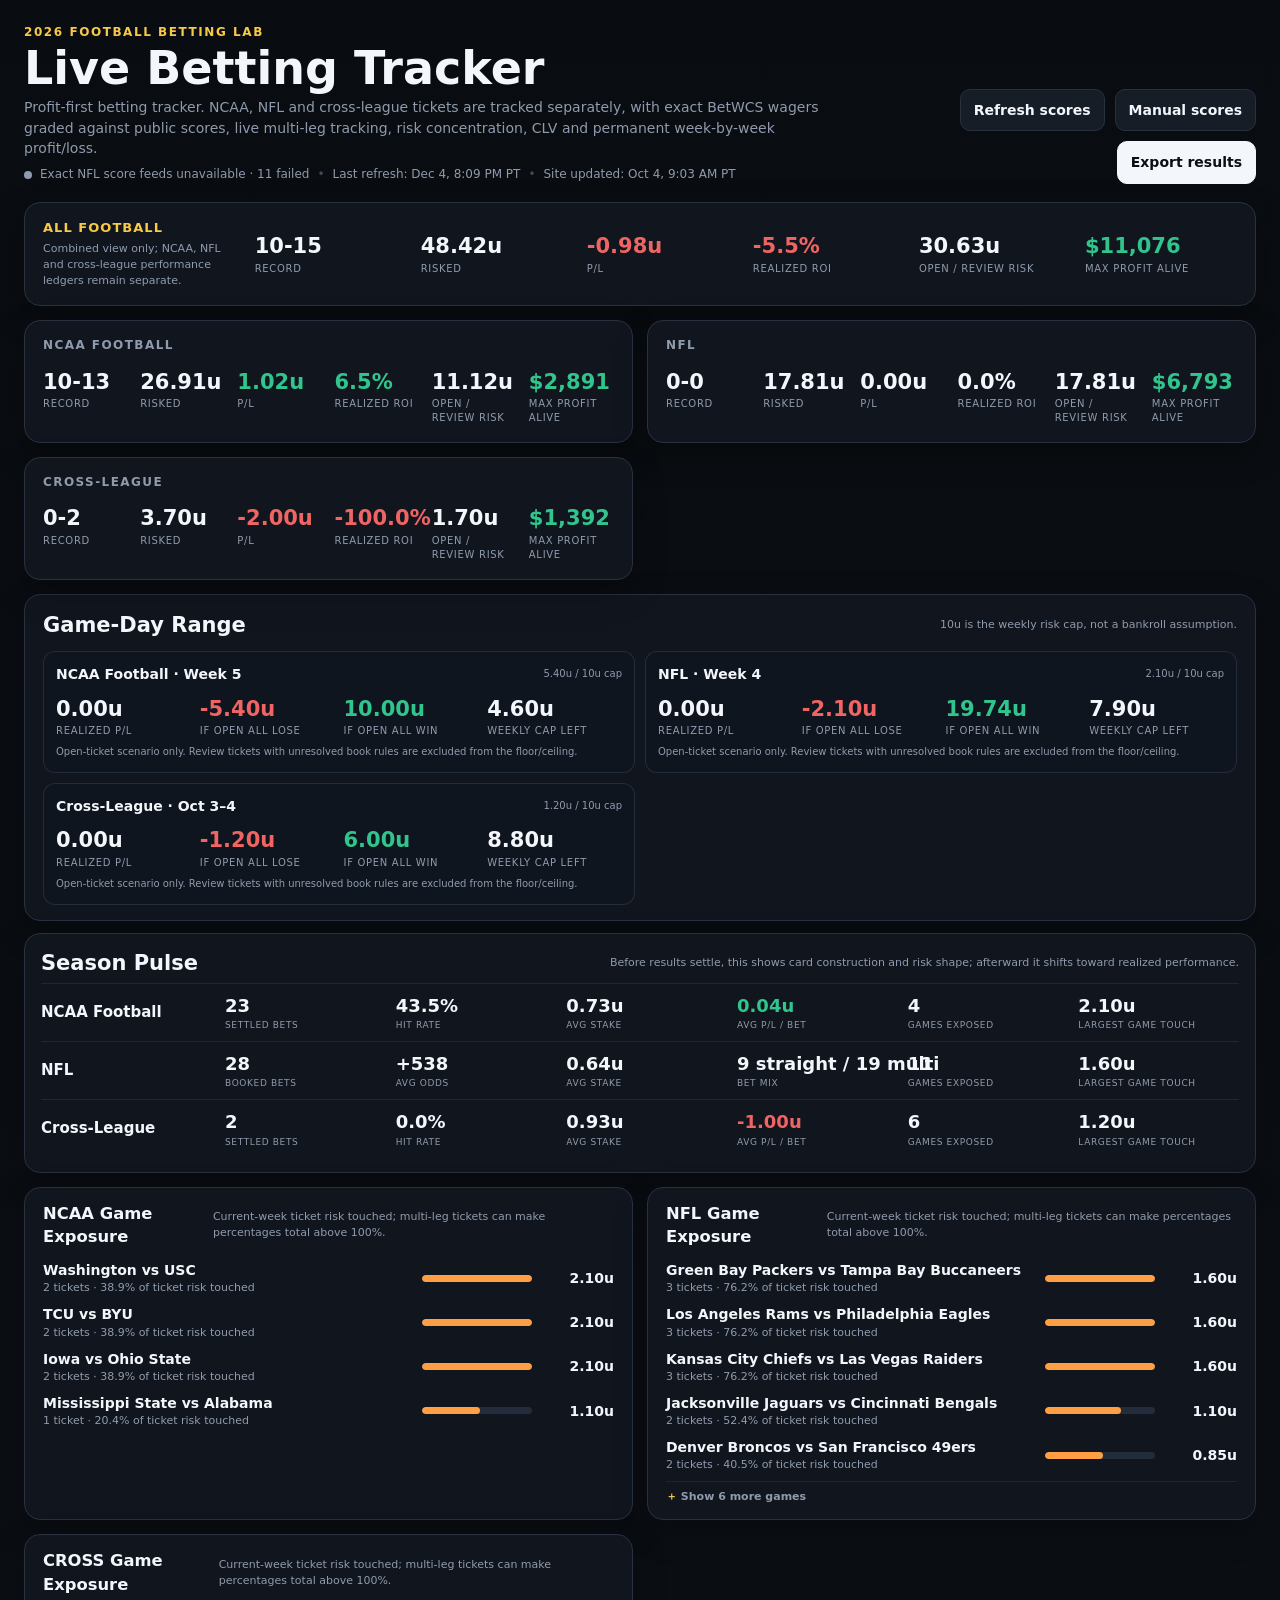
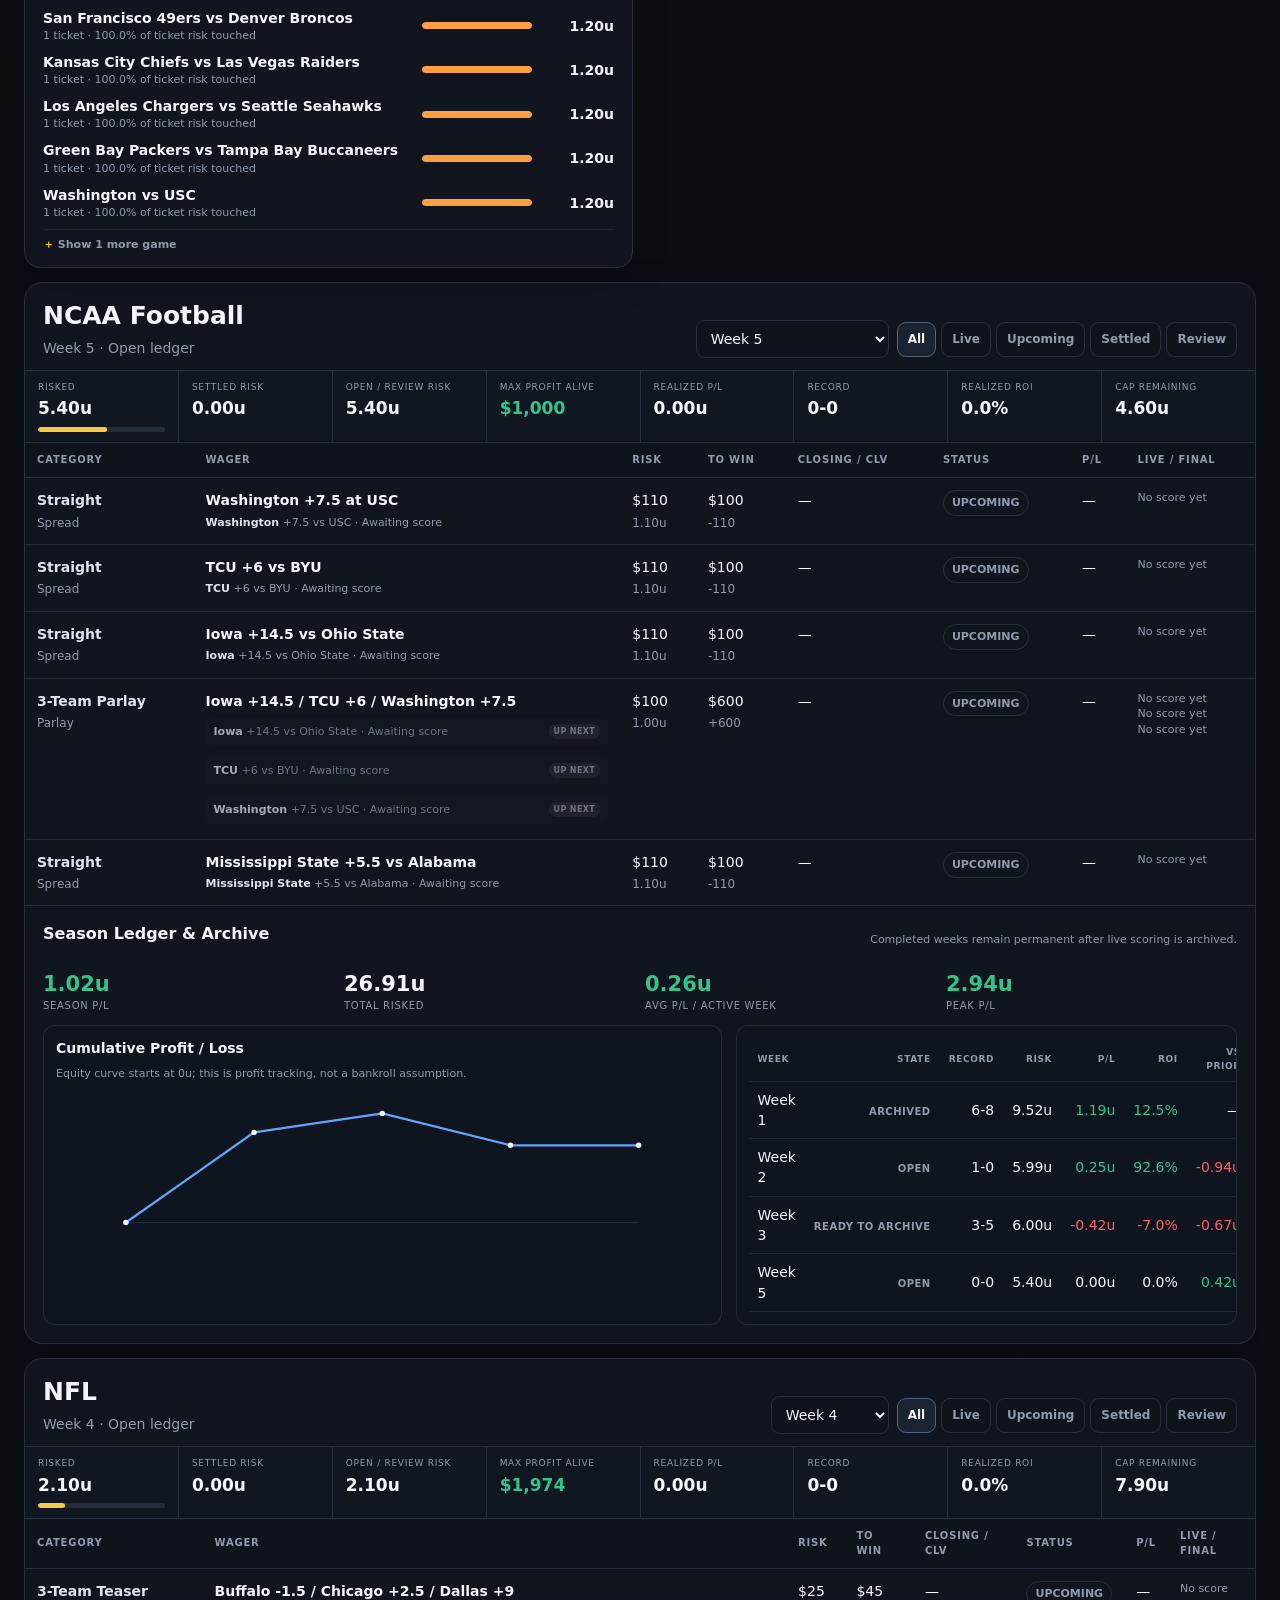
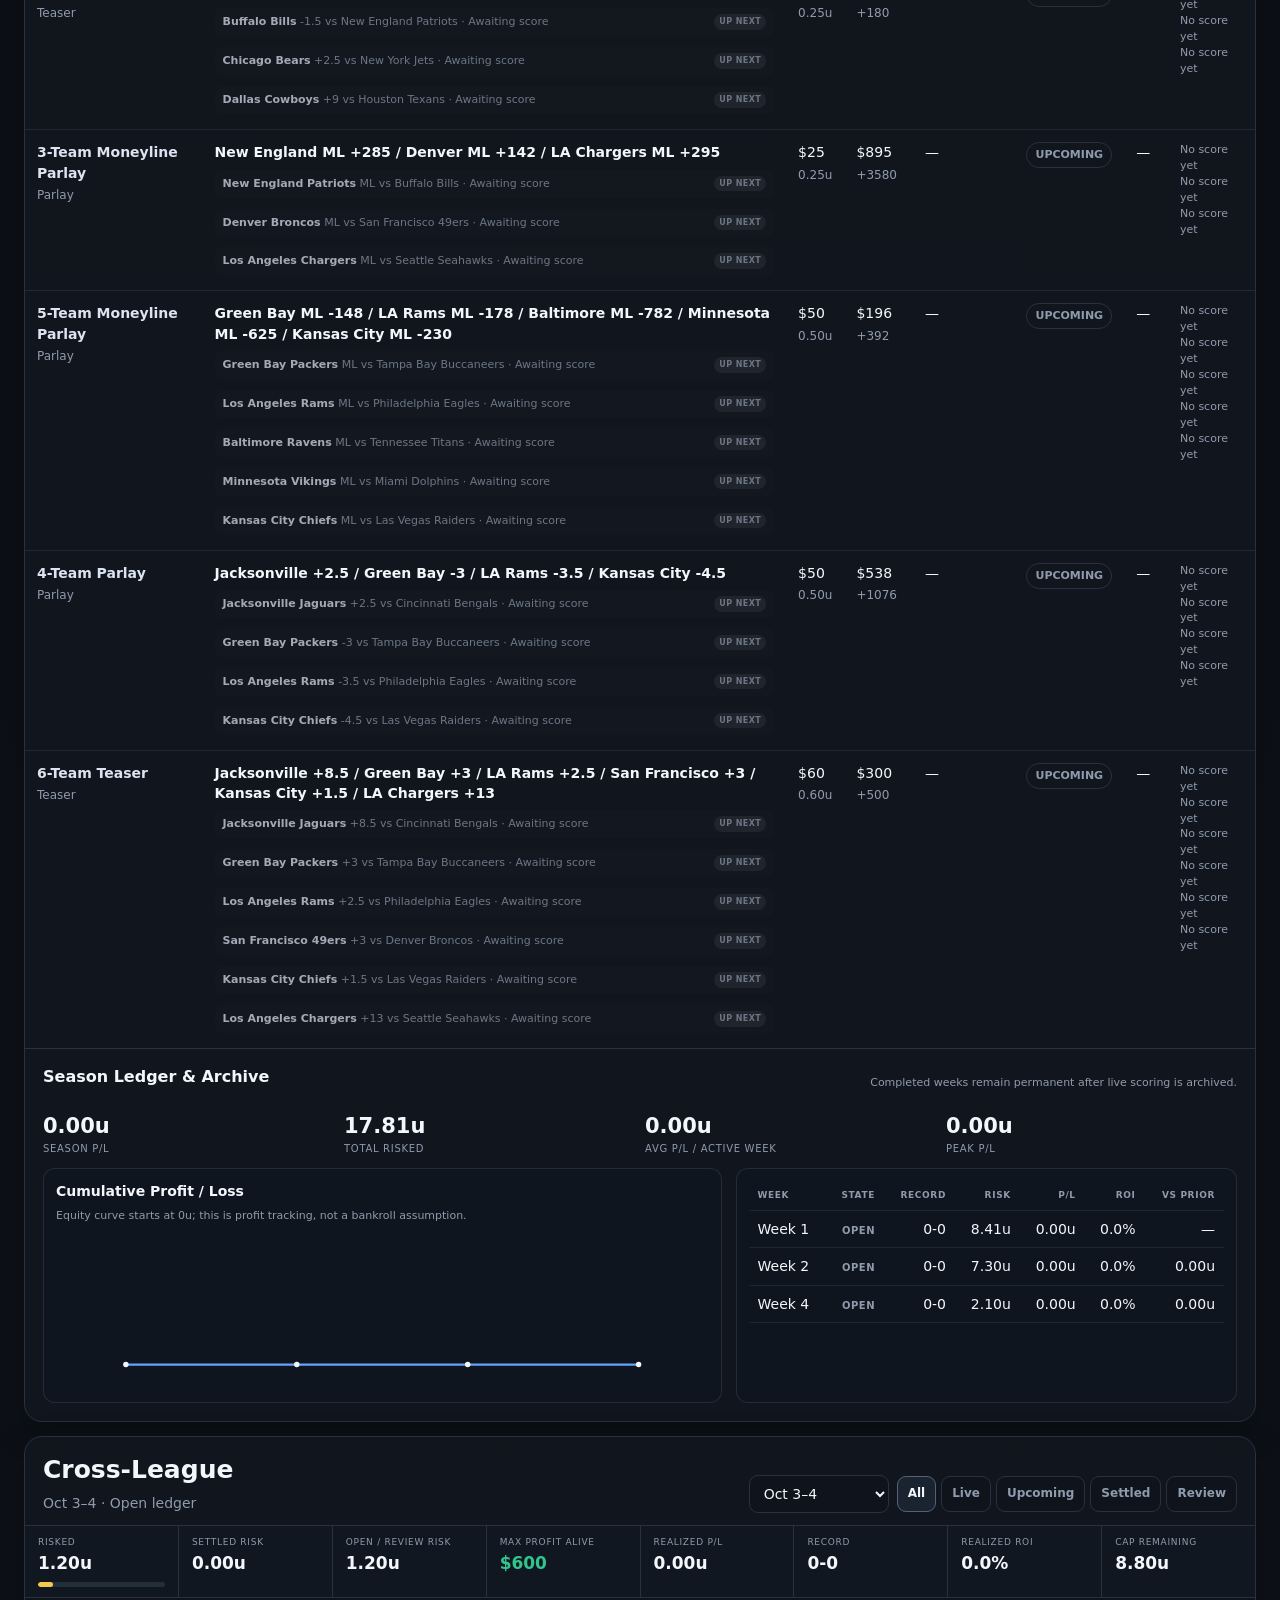
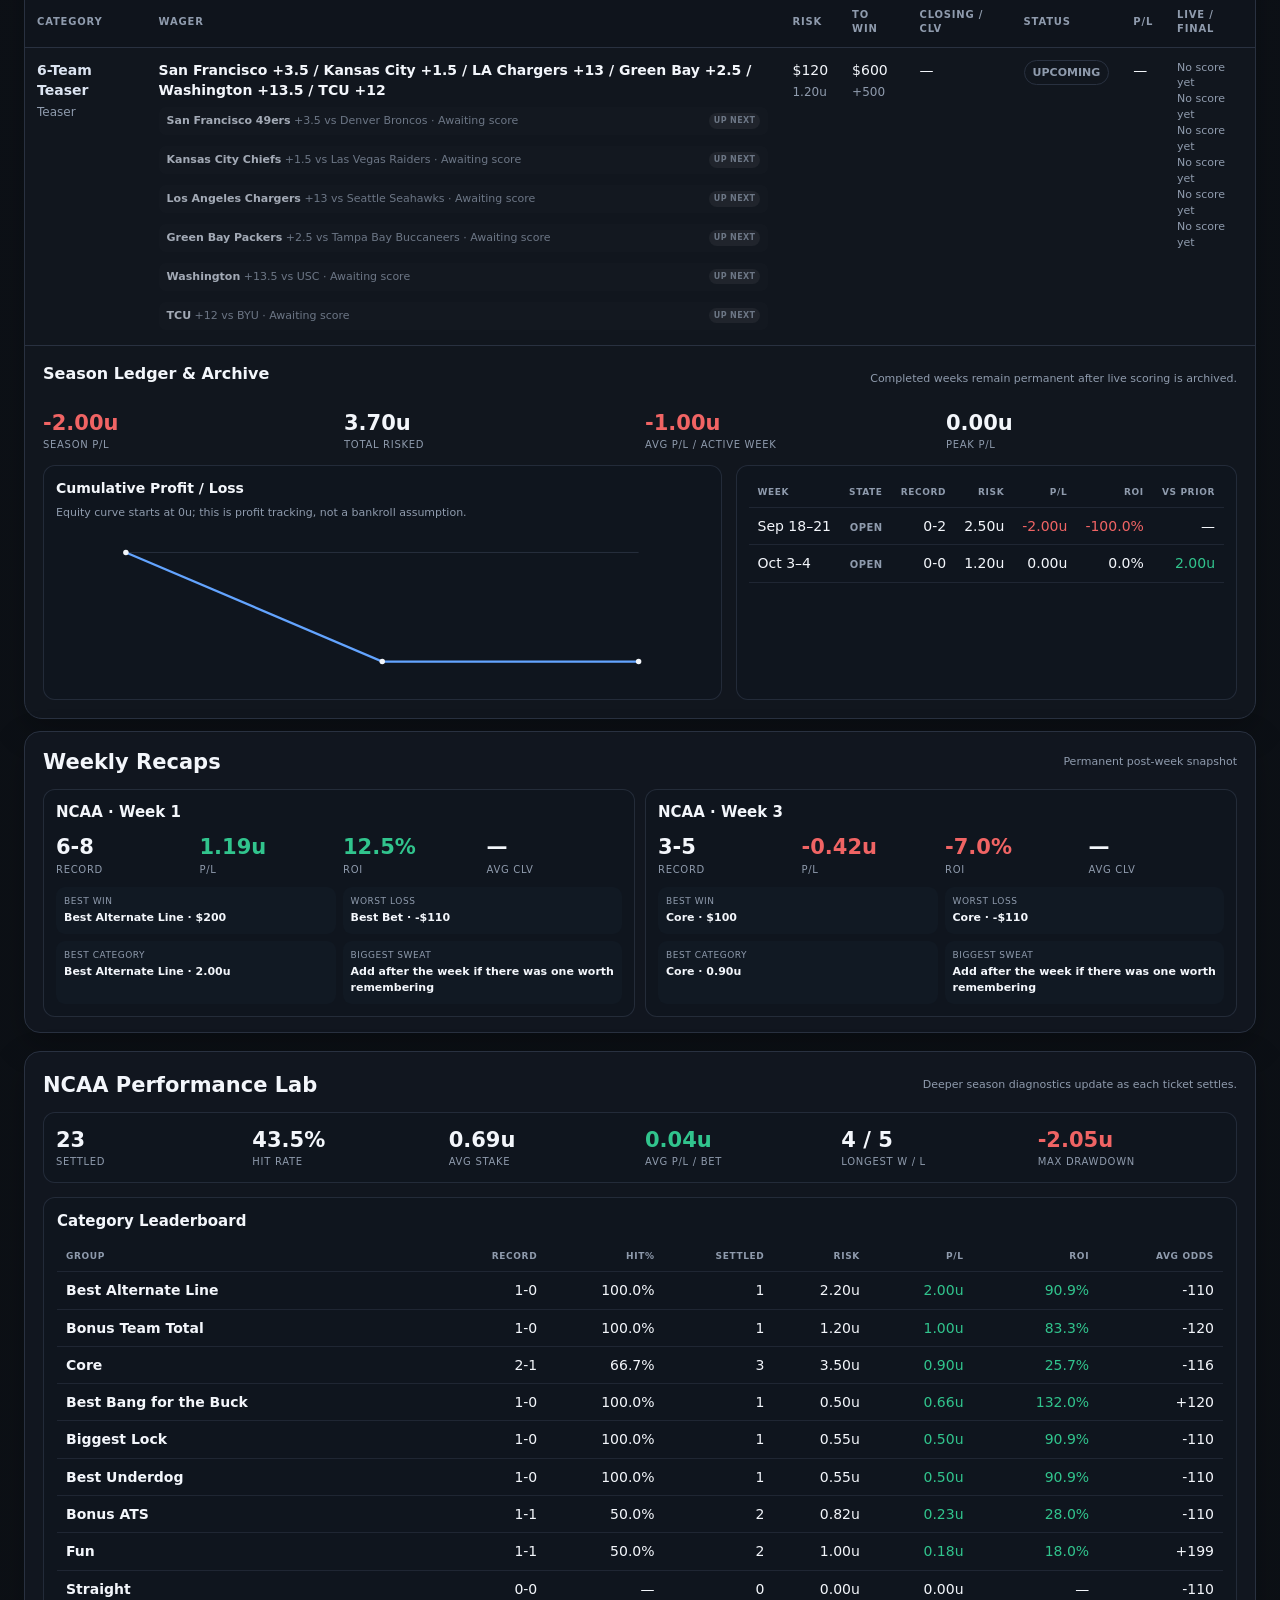
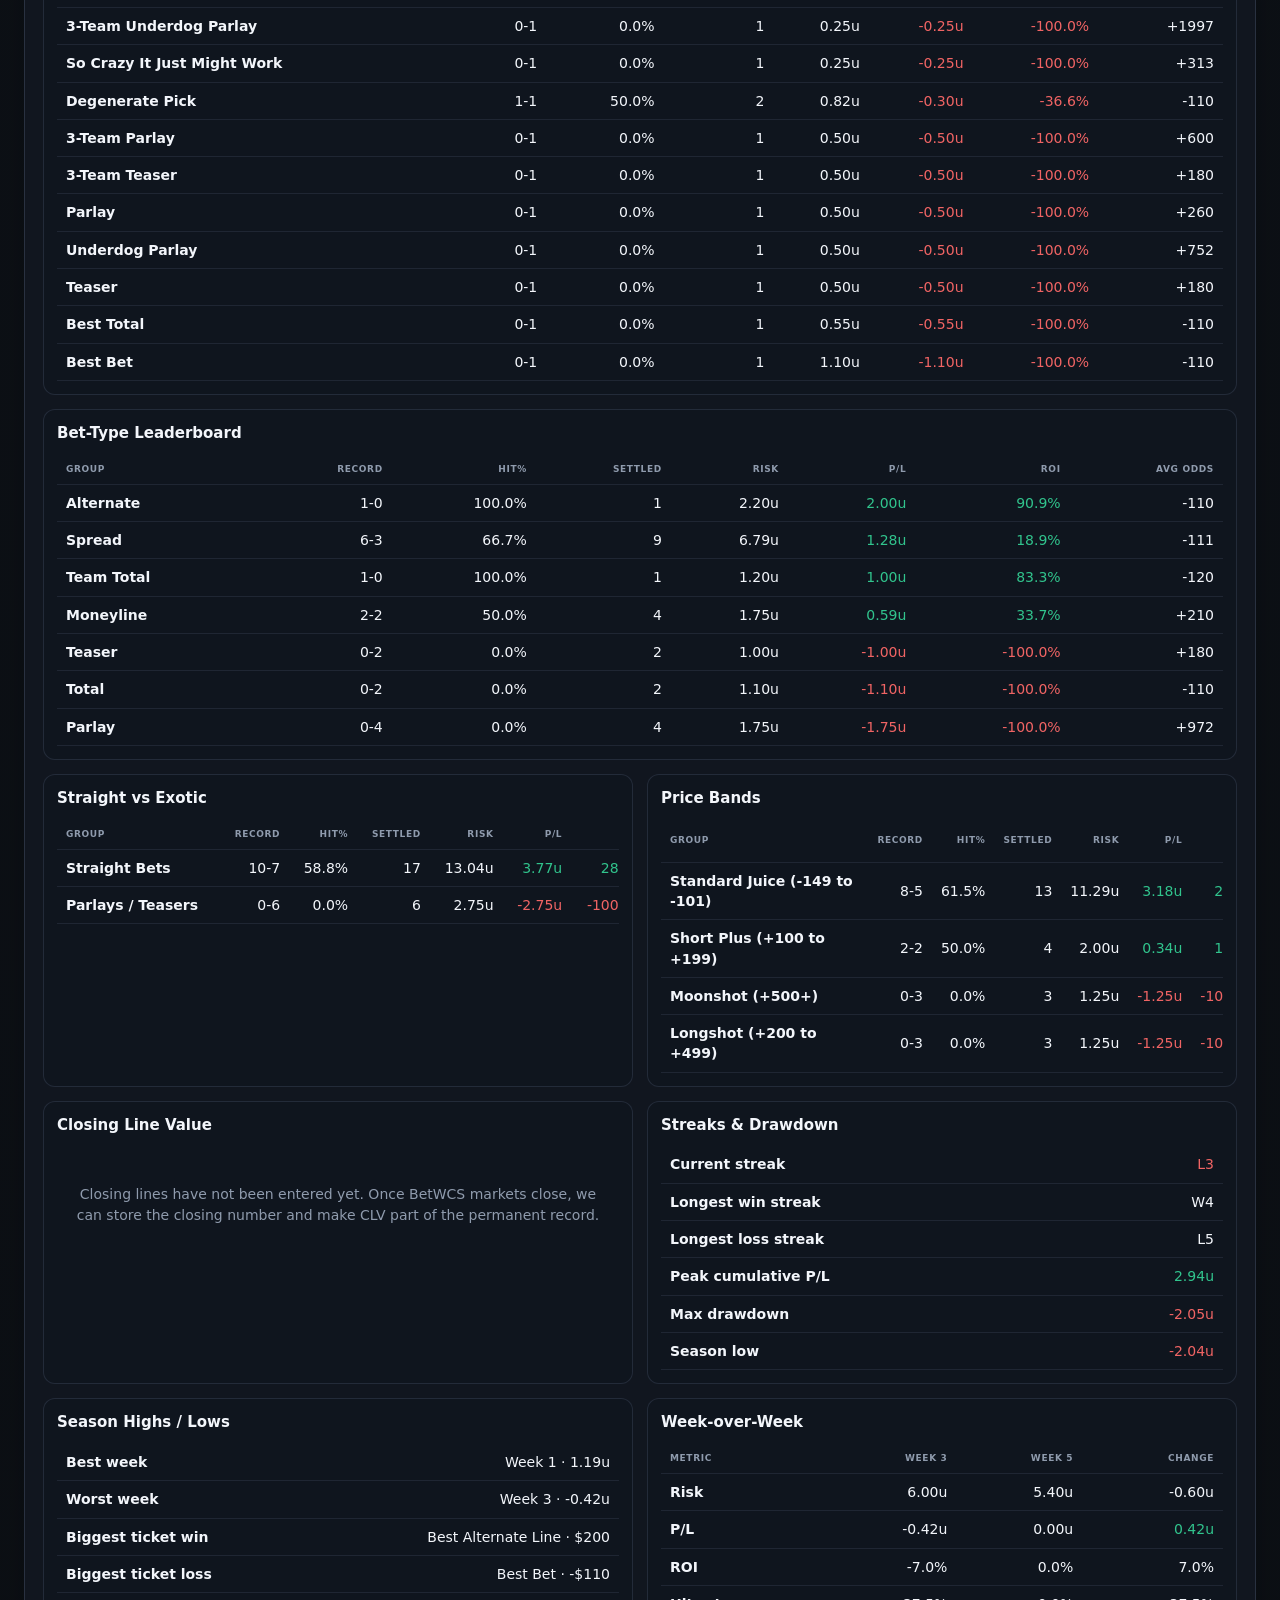
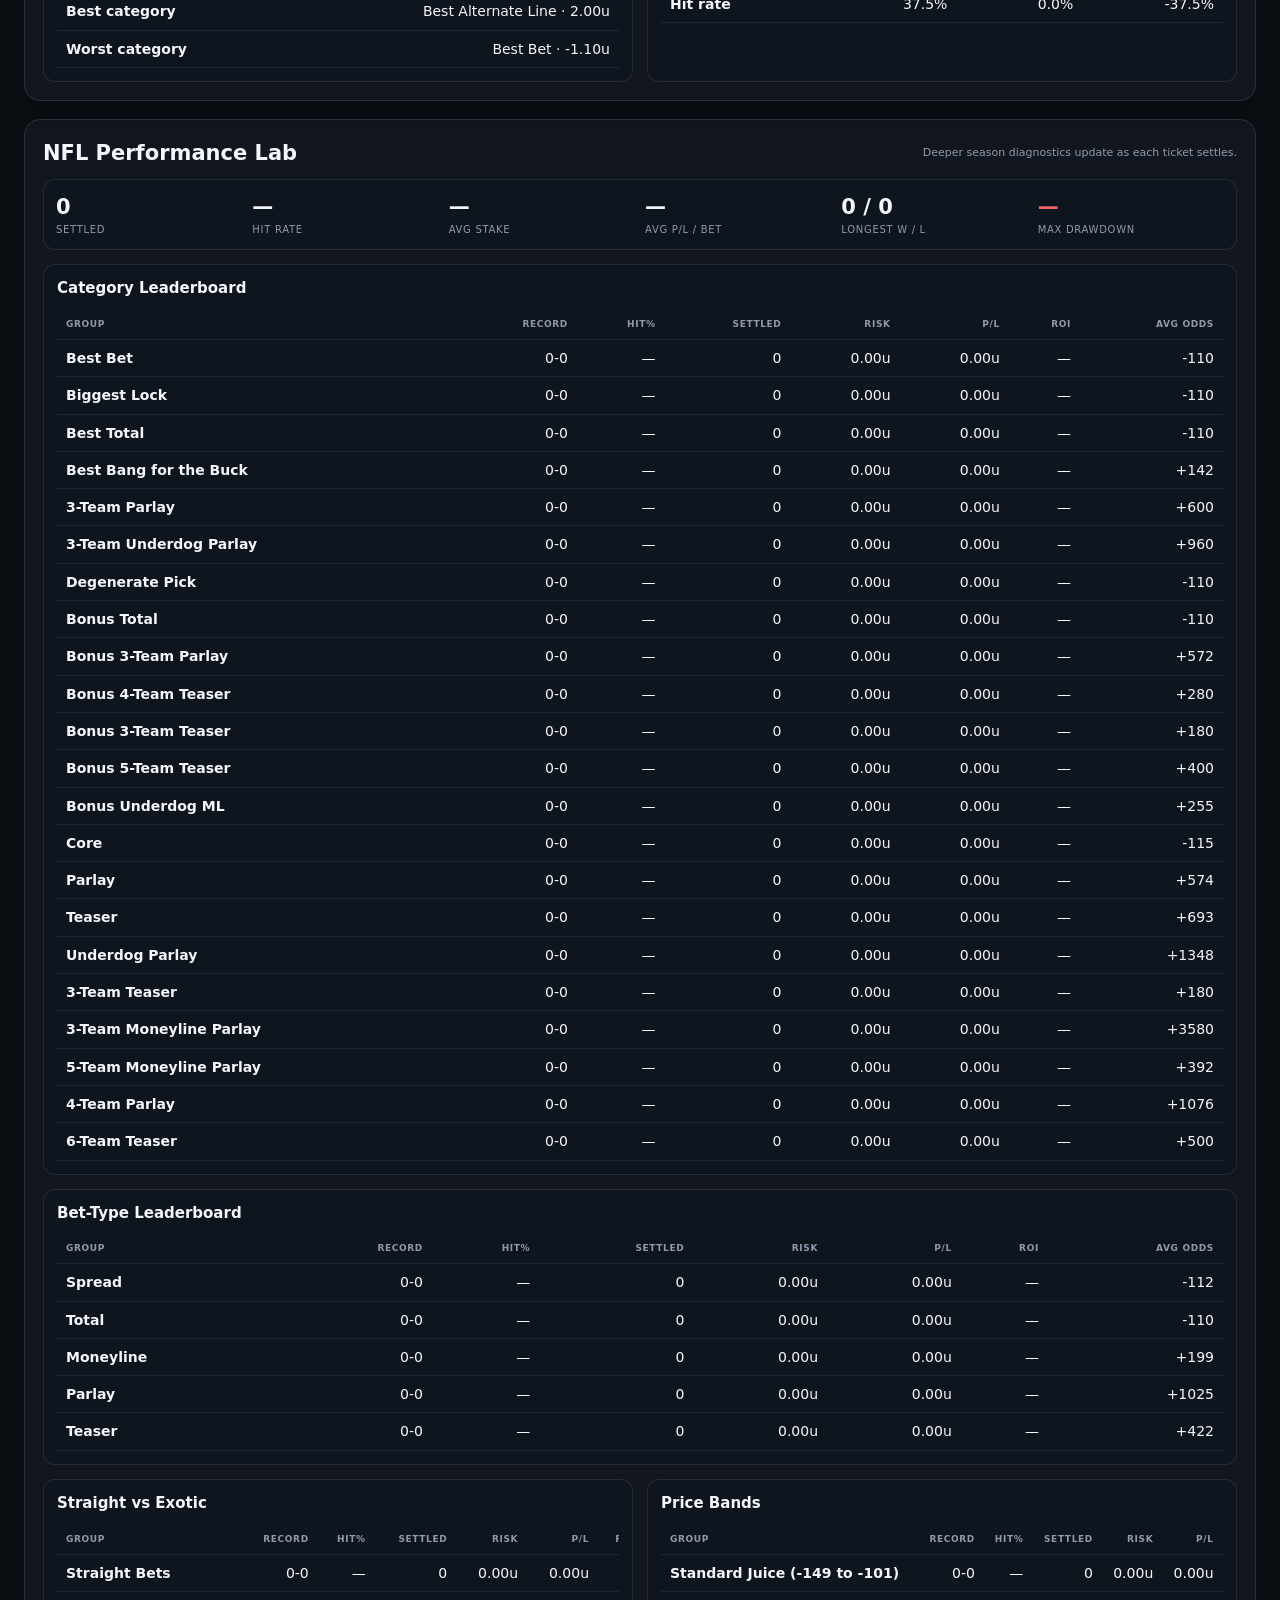
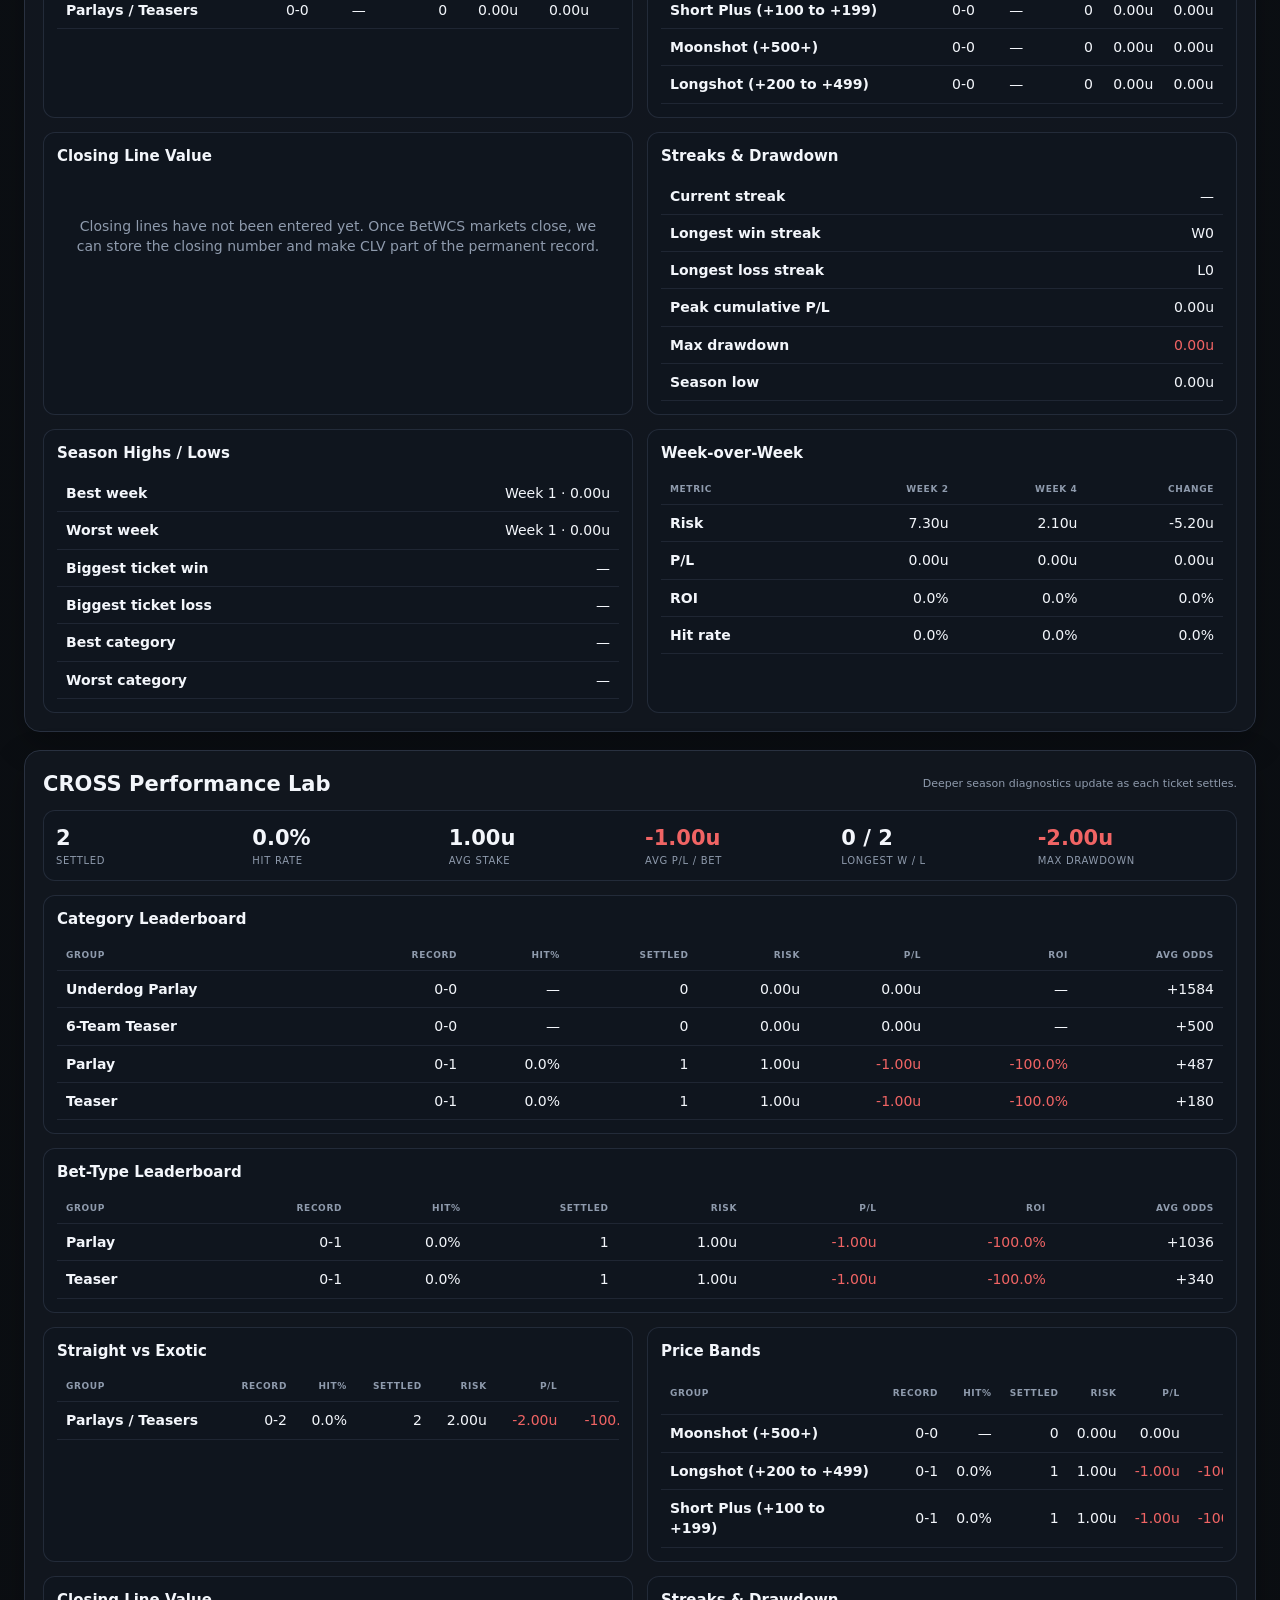
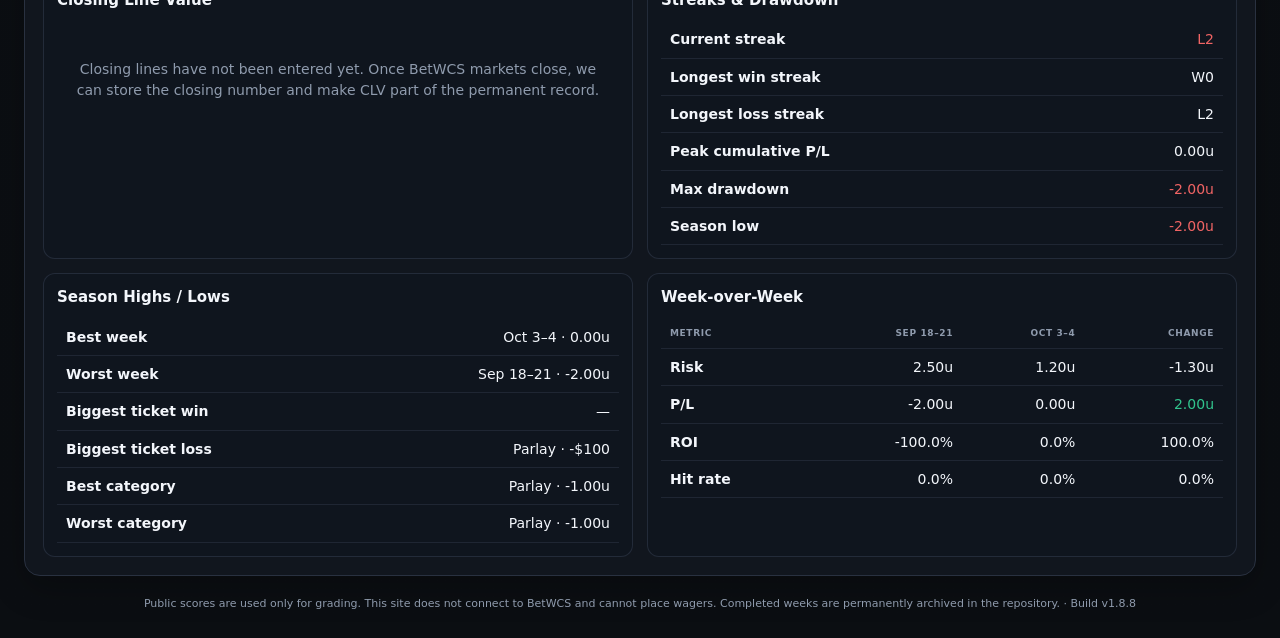
<file: index.html>
<!doctype html>
<html lang="en">
<head>
  <meta charset="utf-8">
  <meta name="viewport" content="width=device-width,initial-scale=1">
  <meta name="theme-color" content="#101318">
  <meta http-equiv="Cache-Control" content="no-cache, no-store, must-revalidate">
  <meta http-equiv="Pragma" content="no-cache">
  <meta http-equiv="Expires" content="0">
  <title>2026 Football Betting Tracker</title>
  <link rel="stylesheet" href="styles.css?v=1.4">
  <link rel="stylesheet" href="v15.css?v=1.5">
  <link rel="stylesheet" href="v16.css?v=1.6">
  <link rel="stylesheet" href="v17.css?v=1.8.8">
</head>
<body>
  <div class="wrap">
    <header class="top">
      <div>
        <div class="eyebrow">2026 Football Betting Lab</div>
        <h1>Live Betting Tracker</h1>
        <div class="sub">Profit-first betting tracker. NCAA, NFL and cross-league tickets are tracked separately, with exact BetWCS wagers graded against public scores, live multi-leg tracking, risk concentration, CLV and permanent week-by-week profit/loss.</div>
        <div class="statusline"><span id="liveDot" class="dot"></span><span id="feedStatus">Loading public score feed…</span><span class="sep">•</span><span id="lastRefresh">Last refresh: —</span><span class="sep">•</span><span id="siteUpdated">Site updated: —</span></div>
      </div>
      <div class="actions"><button class="btn" id="refreshBtn" type="button">Refresh scores</button><button class="btn" id="manualBtn" type="button">Manual scores</button><button class="btn primary" id="exportBtn" type="button">Export results</button></div>
    </header>
    <section id="combinedSummary" class="combined-summary"></section>
    <section id="leagueSummaries" class="league-summary-grid"></section>
    <section id="liveSweat"></section>
    <section id="nextUp"></section>
    <section id="gameDayScenarios"></section>
    <section id="performancePulse"></section>
    <section id="exposurePanels"></section>
    <main id="leagueSections"></main>
    <section id="weekRecaps"></section>
    <section id="analytics"></section>
    <div class="footer">Public scores are used only for grading. This site does not connect to BetWCS and cannot place wagers. Completed weeks are permanently archived in the repository. · Build v1.8.8</div>
  </div>
  <dialog id="manualDialog"><div class="modal-head"><div><h3>Manual score overrides</h3><div class="small">Use only if the public feed is delayed or a matchup is not recognized.</div></div><button class="btn" id="closeManual" type="button">Close</button></div><div class="modal-body"><div id="overrideRows"></div><div class="modal-actions"><button class="btn" id="clearOverrides" type="button">Clear overrides</button><button class="btn primary" id="saveOverrides" type="button">Save & grade</button></div></div></dialog>
  <script src="data.js?v=1.8.8"></script>
  <script src="data-patches.js?v=1.8.8"></script>
  <script src="nfl-additions.js?v=1.8.8"></script>
  <script src="week3-additions.js?v=1.8.8"></script>
  <script src="nfl-week2-additions.js?v=1.8.8"></script>
  <script src="week5-additions.js?v=1.8.8"></script>
  <script src="nfl-week4-additions.js?v=1.8.8"></script>
  <script src="score-fixes.js?v=1.8.8"></script>
  <script src="result-fixes.js?v=1.8.8"></script>
  <script>if(window.BET_TRACKER_DATA){window.BET_TRACKER_DATA.config.build='v1.8.8';window.BET_TRACKER_DATA.config.lastSiteUpdate='2026-10-04T09:03:00-07:00';}</script>
  <script src="core.js?v=1.8.8"></script>
  <script src="ui.js?v=1.8.8"></script>
  <script src="analytics.js?v=1.8.8"></script>
  <script src="gameday.js?v=1.8.8"></script>
  <script src="enhancements.js?v=1.8.8"></script>
  <script src="event-refresh.js?v=1.8.8"></script>
  <script src="exact-score-refresh-v2.js?v=1.8.8"></script>
  <script src="boot.js?v=1.8.8"></script>
</body>
</html>
</file>
<file: styles.css>
:root{
  --bg:#0b0e12;--panel:#121720;--card:#171e29;--line:#293140;--text:#f3f6fb;--muted:#8f9bad;
  --green:#31c48d;--red:#f06464;--gold:#f7c948;--blue:#63a4ff;--orange:#ff9f43;--purple:#a78bfa;
  --shadow:0 12px 34px rgba(0,0,0,.24)
}
*{box-sizing:border-box}
html{color-scheme:dark}
body{margin:0;background:linear-gradient(180deg,#090c10 0,#0d1117 36%,#0b0e12 100%);color:var(--text);font:14px/1.45 Inter,ui-sans-serif,system-ui,-apple-system,BlinkMacSystemFont,"Segoe UI",sans-serif}
button,select,input{font:inherit}
button{cursor:pointer}
.wrap{max-width:1520px;margin:0 auto;padding:24px}
.top{display:flex;gap:20px;align-items:flex-end;justify-content:space-between;margin-bottom:18px}
.eyebrow{font-size:12px;font-weight:800;letter-spacing:.13em;text-transform:uppercase;color:var(--gold)}
h1{margin:4px 0;font-size:clamp(28px,4vw,46px);line-height:1.04}
h2,h3,h4{margin-top:0}
.sub{color:var(--muted);max-width:900px}
.actions{display:flex;gap:10px;flex-wrap:wrap;justify-content:flex-end}
.btn{border:1px solid var(--line);background:#161d27;color:var(--text);padding:10px 13px;border-radius:10px;font-weight:750}
.btn:hover{border-color:#46536a}
.btn.primary{background:#f3f6fb;color:#0b0e12;border-color:#f3f6fb}
.statusline{display:flex;align-items:center;gap:8px;margin-top:8px;color:var(--muted);font-size:12px;flex-wrap:wrap}
.sep{opacity:.45}.dot{width:8px;height:8px;border-radius:50%;background:var(--muted);flex:0 0 auto}
.dot.live{background:var(--green);box-shadow:0 0 0 4px rgba(49,196,141,.12)}
.panel{background:rgba(18,23,32,.92);border:1px solid var(--line);border-radius:16px;box-shadow:var(--shadow)}
.combined-summary{margin-bottom:14px}
.combined-card{padding:16px 18px;display:grid;grid-template-columns:minmax(180px,1.3fr) repeat(6,minmax(100px,1fr));gap:14px;align-items:center}
.combined-title{font-size:13px;font-weight:900;letter-spacing:.08em;text-transform:uppercase;color:var(--gold)}
.combined-note{font-size:11px;color:var(--muted);margin-top:4px}
.league-summary-grid{display:grid;grid-template-columns:repeat(2,minmax(0,1fr));gap:14px;margin-bottom:14px}
.league-summary{padding:16px 18px}
.league-name{font-size:12px;color:var(--muted);font-weight:800;letter-spacing:.12em;text-transform:uppercase}
.summary-row{display:grid;grid-template-columns:repeat(6,minmax(0,1fr));gap:12px;margin-top:12px}
.metric{min-width:0}.metric .v{font-weight:900;font-size:21px;white-space:nowrap}.metric .k{color:var(--muted);font-size:10px;text-transform:uppercase;letter-spacing:.07em}
.pos{color:var(--green)!important}.neg{color:var(--red)!important}.neu{color:var(--text)!important}
.section-title{display:flex;align-items:center;justify-content:space-between;gap:12px;margin-bottom:11px}
.section-title h2,.section-title h3{margin:0}.section-title .hint{color:var(--muted);font-size:11px}
.live-sweat-panel{padding:16px 18px;margin:14px 0;border-color:rgba(99,164,255,.45)}
.live-grid{display:grid;grid-template-columns:repeat(2,minmax(0,1fr));gap:10px}
.sweat-card{background:#0f151e;border:1px solid #2d3a4f;border-radius:12px;padding:12px}
.sweat-top{display:flex;justify-content:space-between;gap:10px;align-items:flex-start}
.sweat-pick{font-weight:850}.sweat-cat{font-size:10px;color:var(--muted);text-transform:uppercase;letter-spacing:.08em}
.sweat-detail{margin-top:7px;color:#dce4f1}.sweat-score{margin-top:5px;color:var(--muted);font-size:12px}
.exposure-wrap{display:grid;grid-template-columns:repeat(2,minmax(0,1fr));gap:14px;margin:14px 0}
.exposure-panel{padding:16px 18px}.exposure-list{display:grid;gap:8px}
.exposure-row{display:grid;grid-template-columns:minmax(0,1fr) 110px 72px;gap:10px;align-items:center}
.exposure-name{font-weight:750;min-width:0}.exposure-meta{color:var(--muted);font-size:11px}
.exposure-bar{height:7px;background:#222c3a;border-radius:99px;overflow:hidden}.exposure-bar span{height:100%;display:block;background:var(--orange);border-radius:99px}
.exposure-amt{text-align:right;font-variant-numeric:tabular-nums;font-weight:800}
.league-section{margin-top:18px;border:1px solid var(--line);background:rgba(18,23,32,.84);border-radius:18px;overflow:hidden;box-shadow:var(--shadow)}
.league-header{padding:18px 18px 14px;display:flex;align-items:flex-end;justify-content:space-between;gap:16px;border-bottom:1px solid var(--line)}
.league-title h2{margin:0;font-size:25px}.league-title p{margin:4px 0 0;color:var(--muted)}
.week-tools{display:flex;gap:8px;align-items:center;flex-wrap:wrap}
.week-tools select{background:#0f141c;color:var(--text);border:1px solid var(--line);border-radius:9px;padding:9px 34px 9px 10px}
.filter-group{display:flex;gap:5px;flex-wrap:wrap}
.filter-btn{border:1px solid var(--line);background:#0f141c;color:var(--muted);padding:8px 10px;border-radius:9px;font-size:12px;font-weight:750}
.filter-btn.active{color:var(--text);border-color:#53627a;background:#1a2330}
.week-strip{display:grid;grid-template-columns:repeat(8,minmax(0,1fr));gap:1px;background:var(--line);border-bottom:1px solid var(--line)}
.week-strip .cell{background:#111720;padding:12px 13px}.week-strip .label{color:var(--muted);font-size:9px;text-transform:uppercase;letter-spacing:.08em}.week-strip .num{font-weight:850;font-size:17px;margin-top:2px;white-space:nowrap}
.capbar{height:5px;background:#242d3a;margin-top:6px;border-radius:99px;overflow:hidden}.capbar span{display:block;height:100%;background:var(--gold);border-radius:99px}
.table-wrap{overflow-x:auto}
.bets{width:100%;border-collapse:collapse;min-width:1160px}
.bets th{position:sticky;top:0;background:#0f141c;color:var(--muted);font-size:10px;text-transform:uppercase;letter-spacing:.08em;text-align:left;padding:10px 12px;border-bottom:1px solid var(--line)}
.bets td{padding:12px;border-bottom:1px solid rgba(41,49,64,.72);vertical-align:top}
.bets tr:last-child td{border-bottom:0}.bets tbody tr:hover{background:rgba(255,255,255,.018)}
.category{font-weight:800;color:#dce4f1}.pick{font-weight:750}.meta{color:var(--muted);font-size:12px;margin-top:4px}.small{font-size:11px;color:var(--muted)}
.stake,.money{font-variant-numeric:tabular-nums;white-space:nowrap}
.badge{display:inline-flex;align-items:center;gap:6px;border-radius:999px;padding:4px 8px;font-size:11px;font-weight:850;border:1px solid var(--line);white-space:nowrap}
.badge.win{color:var(--green);border-color:rgba(49,196,141,.45);background:rgba(49,196,141,.08)}
.badge.loss{color:var(--red);border-color:rgba(240,100,100,.45);background:rgba(240,100,100,.08)}
.badge.push{color:var(--gold);border-color:rgba(247,201,72,.45);background:rgba(247,201,72,.08)}
.badge.live{color:var(--blue);border-color:rgba(99,164,255,.45);background:rgba(99,164,255,.08)}
.badge.open{color:var(--muted)}.badge.planned{color:var(--purple);border-color:rgba(167,139,250,.4);background:rgba(167,139,250,.08)}
.badge.pass{color:var(--orange);border-color:rgba(255,159,67,.4);background:rgba(255,159,67,.08)}
.leglist{display:flex;flex-direction:column;gap:5px}.leg{font-size:11px;color:var(--muted)}.leg strong{color:#dce4f1}
.empty{padding:38px 18px;text-align:center;color:var(--muted)}
.mobile-bets{display:none;padding:10px}.bet-card{background:#10161f;border:1px solid rgba(41,49,64,.9);border-radius:12px;padding:12px;margin-bottom:9px}
.bet-card-head{display:flex;justify-content:space-between;gap:10px}.bet-card-pick{font-weight:850;margin-top:3px}.bet-card-grid{display:grid;grid-template-columns:repeat(3,1fr);gap:8px;margin-top:10px}.bet-card-grid .k{font-size:9px;color:var(--muted);text-transform:uppercase}.bet-card-grid .v{font-weight:800;margin-top:2px}
.season{border-top:1px solid var(--line);padding:16px 18px 18px}.season h3{margin:0 0 12px;font-size:16px}
.season-grid{display:grid;grid-template-columns:minmax(0,1.15fr) minmax(0,.85fr);gap:14px}
.chart-card,.stat-card{background:#0f151e;border:1px solid rgba(41,49,64,.8);border-radius:12px;padding:12px}
.chart-title{font-weight:800;margin-bottom:7px}.chart-sub{font-size:11px;color:var(--muted)}
.pnl-chart{width:100%;height:160px;display:block;margin-top:6px}.axis{stroke:#293140;stroke-width:1}.line{fill:none;stroke:#63a4ff;stroke-width:2.5}.dotpoint{fill:#f3f6fb}
.season-table,.leader-table{width:100%;border-collapse:collapse}
.season-table th,.season-table td,.leader-table th,.leader-table td{padding:8px 9px;border-bottom:1px solid rgba(41,49,64,.65);text-align:right;font-variant-numeric:tabular-nums}
.season-table th:first-child,.season-table td:first-child,.leader-table th:first-child,.leader-table td:first-child{text-align:left}
.season-table th,.leader-table th{font-size:9px;color:var(--muted);text-transform:uppercase;letter-spacing:.07em}
.analytics-section{margin-top:18px;padding:18px}
.analytics-grid{display:grid;grid-template-columns:repeat(2,minmax(0,1fr));gap:14px}
.analytics-card{background:#0f151e;border:1px solid rgba(41,49,64,.8);border-radius:12px;padding:13px;min-width:0}
.analytics-card h3{font-size:15px;margin:0 0 10px}
.clv-summary{display:grid;grid-template-columns:repeat(3,1fr);gap:9px}.clv-box{background:#111923;border-radius:9px;padding:10px}.clv-box .v{font-size:20px;font-weight:900}.clv-box .k{font-size:9px;color:var(--muted);text-transform:uppercase}
dialog{border:1px solid var(--line);border-radius:16px;background:#111720;color:var(--text);width:min(780px,calc(100% - 28px));box-shadow:0 28px 90px rgba(0,0,0,.55);padding:0}
dialog::backdrop{background:rgba(0,0,0,.72)}.modal-head{display:flex;justify-content:space-between;align-items:center;padding:15px 17px;border-bottom:1px solid var(--line)}
.modal-head h3{margin:0}.modal-body{padding:16px;max-height:70vh;overflow:auto}
.override-grid{display:grid;grid-template-columns:minmax(180px,1fr) 90px 90px 120px;gap:8px;align-items:center;margin-bottom:9px}
.override-grid input,.override-grid select{width:100%;background:#0c1118;color:var(--text);border:1px solid var(--line);border-radius:8px;padding:8px}
.modal-actions{display:flex;gap:8px;justify-content:flex-end;margin-top:14px}
.footer{color:var(--muted);font-size:11px;padding:20px 4px 2px;text-align:center}
@media(max-width:1100px){
  .combined-card{grid-template-columns:repeat(4,minmax(0,1fr))}.combined-card>div:first-child{grid-column:1/-1}
  .summary-row{grid-template-columns:repeat(3,1fr)}.week-strip{grid-template-columns:repeat(4,1fr)}
  .season-grid{grid-template-columns:1fr}.analytics-grid{grid-template-columns:1fr}
}
@media(max-width:820px){
  .wrap{padding:14px}.top{align-items:flex-start;flex-direction:column}.actions{justify-content:flex-start}
  .league-summary-grid,.exposure-wrap,.live-grid{grid-template-columns:1fr}
  .league-header{align-items:flex-start;flex-direction:column}.week-strip{grid-template-columns:repeat(2,1fr)}
  .table-wrap{display:none}.mobile-bets{display:block}.statusline .sep{display:none}.statusline{display:grid;grid-template-columns:auto 1fr}
  .statusline #lastRefresh,.statusline #siteUpdated{grid-column:2}
}
@media(max-width:520px){
  .combined-card{grid-template-columns:repeat(2,minmax(0,1fr));padding:14px}
  .summary-row{grid-template-columns:repeat(2,1fr)}.metric .v{font-size:19px}
  .exposure-row{grid-template-columns:minmax(0,1fr) 80px 58px}.bet-card-grid{grid-template-columns:repeat(2,1fr)}
  .clv-summary{grid-template-columns:1fr}.week-strip .num{font-size:15px}
}
</file>
<file: v15.css>
.performance-pulse{padding:16px 18px;margin:14px 0}.pulse-league{display:grid;grid-template-columns:170px minmax(0,1fr);gap:14px;align-items:center;padding:12px 0;border-top:1px solid rgba(41,49,64,.65)}.pulse-league:first-of-type{border-top:0;padding-top:2px}.pulse-name{font-weight:900;font-size:15px}.pulse-metrics{display:grid;grid-template-columns:repeat(6,minmax(0,1fr));gap:10px}.sweat-progress{height:6px;margin-top:10px;background:#232d3b;border-radius:999px;overflow:hidden}.sweat-progress span{display:block;height:100%;background:var(--blue);border-radius:999px}.sweat-money{margin-top:8px;color:var(--muted);font-size:11px}.badge.review{color:var(--orange);border-color:rgba(255,159,67,.5);background:rgba(255,159,67,.1)}.review-note{margin-top:9px;padding:8px 10px;border:1px solid rgba(255,159,67,.32);background:rgba(255,159,67,.07);border-radius:8px;color:#ffd1a4;font-size:11px}.season-mini{display:grid;grid-template-columns:repeat(4,minmax(0,1fr));gap:10px;margin-bottom:12px}.archive-scroll{overflow-x:auto}.archive-state{white-space:nowrap;color:var(--muted);font-size:10px;font-weight:800;text-transform:uppercase;letter-spacing:.05em}.analytics-kpis{display:grid;grid-template-columns:repeat(6,minmax(0,1fr));gap:10px;margin-bottom:14px;padding:12px;background:#0f151e;border:1px solid rgba(41,49,64,.8);border-radius:12px}.analytics-card.wide{grid-column:span 2}.analytics-scroll{overflow-x:auto}.analytics-scroll .leader-table{min-width:680px}.clv-summary{grid-template-columns:repeat(3,1fr)}.clv-detail{margin-top:10px;color:var(--muted);font-size:11px}.leader-table td:first-child{font-weight:700}@media(max-width:1100px){.pulse-metrics,.analytics-kpis{grid-template-columns:repeat(3,1fr)}.analytics-card.wide{grid-column:auto}.season-mini{grid-template-columns:repeat(2,1fr)}}@media(max-width:820px){.pulse-league{grid-template-columns:1fr}.pulse-metrics{grid-template-columns:repeat(3,1fr)}}@media(max-width:520px){.pulse-metrics,.analytics-kpis{grid-template-columns:repeat(2,1fr)}.season-mini{grid-template-columns:repeat(2,1fr)}.clv-summary{grid-template-columns:repeat(2,1fr)}}
</file>
<file: v16.css>
/* v1.6 game-day control center */
.nextup-panel,.scenario-panel,.recap-panel{padding:15px 18px;margin:12px 0}
.nextup-grid{display:grid;grid-template-columns:repeat(5,minmax(0,1fr));gap:9px}
.nextup-card{background:#0f151e;border:1px solid rgba(41,49,64,.85);border-radius:12px;padding:11px;min-width:0}
.nextup-card.primary-next{border-color:rgba(247,201,72,.55);box-shadow:inset 0 0 0 1px rgba(247,201,72,.08)}
.nextup-time{font-size:10px;text-transform:uppercase;letter-spacing:.07em;color:var(--gold);font-weight:850}
.nextup-game{font-weight:900;font-size:14px;margin-top:4px}
.nextup-touch{font-size:11px;color:var(--muted);margin-top:3px}
.nextup-angles{display:flex;flex-direction:column;gap:3px;margin-top:8px;font-size:10px;color:#cbd5e1}.nextup-angles span{overflow:hidden;text-overflow:ellipsis;white-space:nowrap}.nextup-angles strong{color:#fff}
.scenario-cards{display:grid;grid-template-columns:repeat(2,minmax(0,1fr));gap:10px}.scenario-card{background:#0f151e;border:1px solid rgba(41,49,64,.82);border-radius:12px;padding:12px}.scenario-head{display:flex;justify-content:space-between;gap:10px;align-items:center}.scenario-head span{font-size:10px;color:var(--muted)}.scenario-grid{display:grid;grid-template-columns:repeat(4,minmax(0,1fr));gap:9px;margin-top:9px}.scenario-note{font-size:10px;color:var(--muted);margin-top:7px}
.compact-pulse{padding:14px 16px}.compact-pulse .section-title{margin-bottom:5px}.compact-pulse .pulse-league{padding:9px 0}.v16-pulse .metric .v{font-size:18px}.v16-pulse .metric .k{font-size:9px}
.exposure-panel{padding-top:14px;padding-bottom:14px}.exposure-more{margin-top:8px;border-top:1px solid rgba(41,49,64,.55);padding-top:7px}.exposure-more summary{cursor:pointer;color:var(--muted);font-size:11px;font-weight:800;list-style:none}.exposure-more summary::-webkit-details-marker{display:none}.exposure-more summary:before{content:'＋ ';color:var(--gold)}.exposure-more[open] summary:before{content:'− '}.extra-exposure{margin-top:8px}
.recap-grid{display:grid;grid-template-columns:repeat(2,minmax(0,1fr));gap:10px}.recap-card{background:#0f151e;border:1px solid rgba(41,49,64,.82);border-radius:12px;padding:12px}.recap-title{font-size:15px;font-weight:900}.recap-metrics{display:grid;grid-template-columns:repeat(4,1fr);gap:8px;margin-top:9px}.recap-notes{display:grid;grid-template-columns:repeat(2,minmax(0,1fr));gap:7px;margin-top:10px}.recap-notes>div{background:#111923;border-radius:9px;padding:8px}.recap-notes span{display:block;color:var(--muted);font-size:9px;text-transform:uppercase;letter-spacing:.06em}.recap-notes strong{display:block;margin-top:2px;font-size:11px}
.performance-pulse{margin-top:12px}.exposure-wrap{margin:12px 0}.league-section{margin-top:14px}.league-header{padding-top:15px;padding-bottom:12px}.week-strip .cell{padding-top:10px;padding-bottom:10px}
@media(max-width:1200px){.nextup-grid{grid-template-columns:repeat(3,minmax(0,1fr))}.scenario-grid{grid-template-columns:repeat(2,1fr)}}
@media(max-width:820px){.nextup-grid,.scenario-cards,.recap-grid{grid-template-columns:1fr}.recap-metrics{grid-template-columns:repeat(2,1fr)}}
@media(max-width:520px){.nextup-grid{grid-template-columns:1fr}.scenario-grid,.recap-notes{grid-template-columns:1fr 1fr}.scenario-head{align-items:flex-start;flex-direction:column}.v16-pulse{grid-template-columns:repeat(2,1fr)!important}}
</file>
<file: v17.css>
/* v1.7 TV/network labels + multi-leg state tracking */
.tv-badge{display:inline-flex;align-items:center;gap:5px;margin-top:6px;padding:3px 7px;border-radius:999px;background:#151d29;border:1px solid rgba(148,163,184,.2);color:#dbe5f0;font-size:9px;font-weight:850;letter-spacing:.04em;text-transform:uppercase}
.nextup-card.primary-next .tv-badge{border-color:rgba(247,201,72,.35);color:#fff3b0}
.leg[data-leg-status]{position:relative;margin:3px 0;padding:5px 7px;border-radius:7px;border:1px solid transparent;transition:.15s ease;background:rgba(255,255,255,.015)}
.leg-status-live{background:rgba(247,201,72,.12)!important;border-color:rgba(247,201,72,.5)!important;box-shadow:inset 3px 0 0 rgba(247,201,72,.9)}
.leg-status-win{background:rgba(34,197,94,.11)!important;border-color:rgba(34,197,94,.38)!important;box-shadow:inset 3px 0 0 rgba(34,197,94,.9)}
.leg-status-loss{background:rgba(239,68,68,.1)!important;border-color:rgba(239,68,68,.34)!important;box-shadow:inset 3px 0 0 rgba(239,68,68,.85)}
.leg-status-push{background:rgba(148,163,184,.08)!important;border-color:rgba(148,163,184,.28)!important}
.leg-status-open{opacity:.72}
.leg-state{float:right;margin-left:8px;padding:2px 5px;border-radius:999px;background:rgba(255,255,255,.07);font-size:8px;font-weight:900;letter-spacing:.05em}
.leg-status-live .leg-state{color:#ffe68a;background:rgba(247,201,72,.14)}
.leg-status-win .leg-state{color:#86efac;background:rgba(34,197,94,.13)}
.leg-status-loss .leg-state{color:#fca5a5;background:rgba(239,68,68,.12)}
.live-leg-board{display:flex;flex-direction:column;gap:5px;margin:10px 0 8px}.live-leg-row{display:flex;justify-content:space-between;gap:12px;align-items:center;padding:7px 8px;border-radius:8px;border:1px solid transparent;font-size:10px}.live-leg-pick{font-weight:850;color:#eef2f7}.live-leg-meta{white-space:nowrap;font-size:9px;font-weight:900;letter-spacing:.04em}.live-leg-row.leg-status-open{background:#111923}.live-leg-row.leg-status-live .live-leg-meta{color:#ffe68a}.live-leg-row.leg-status-win .live-leg-meta{color:#86efac}.live-leg-row.leg-status-loss .live-leg-meta{color:#fca5a5}
@media(max-width:520px){.live-leg-row{align-items:flex-start;flex-direction:column;gap:3px}.live-leg-meta{white-space:normal}}
</file>
